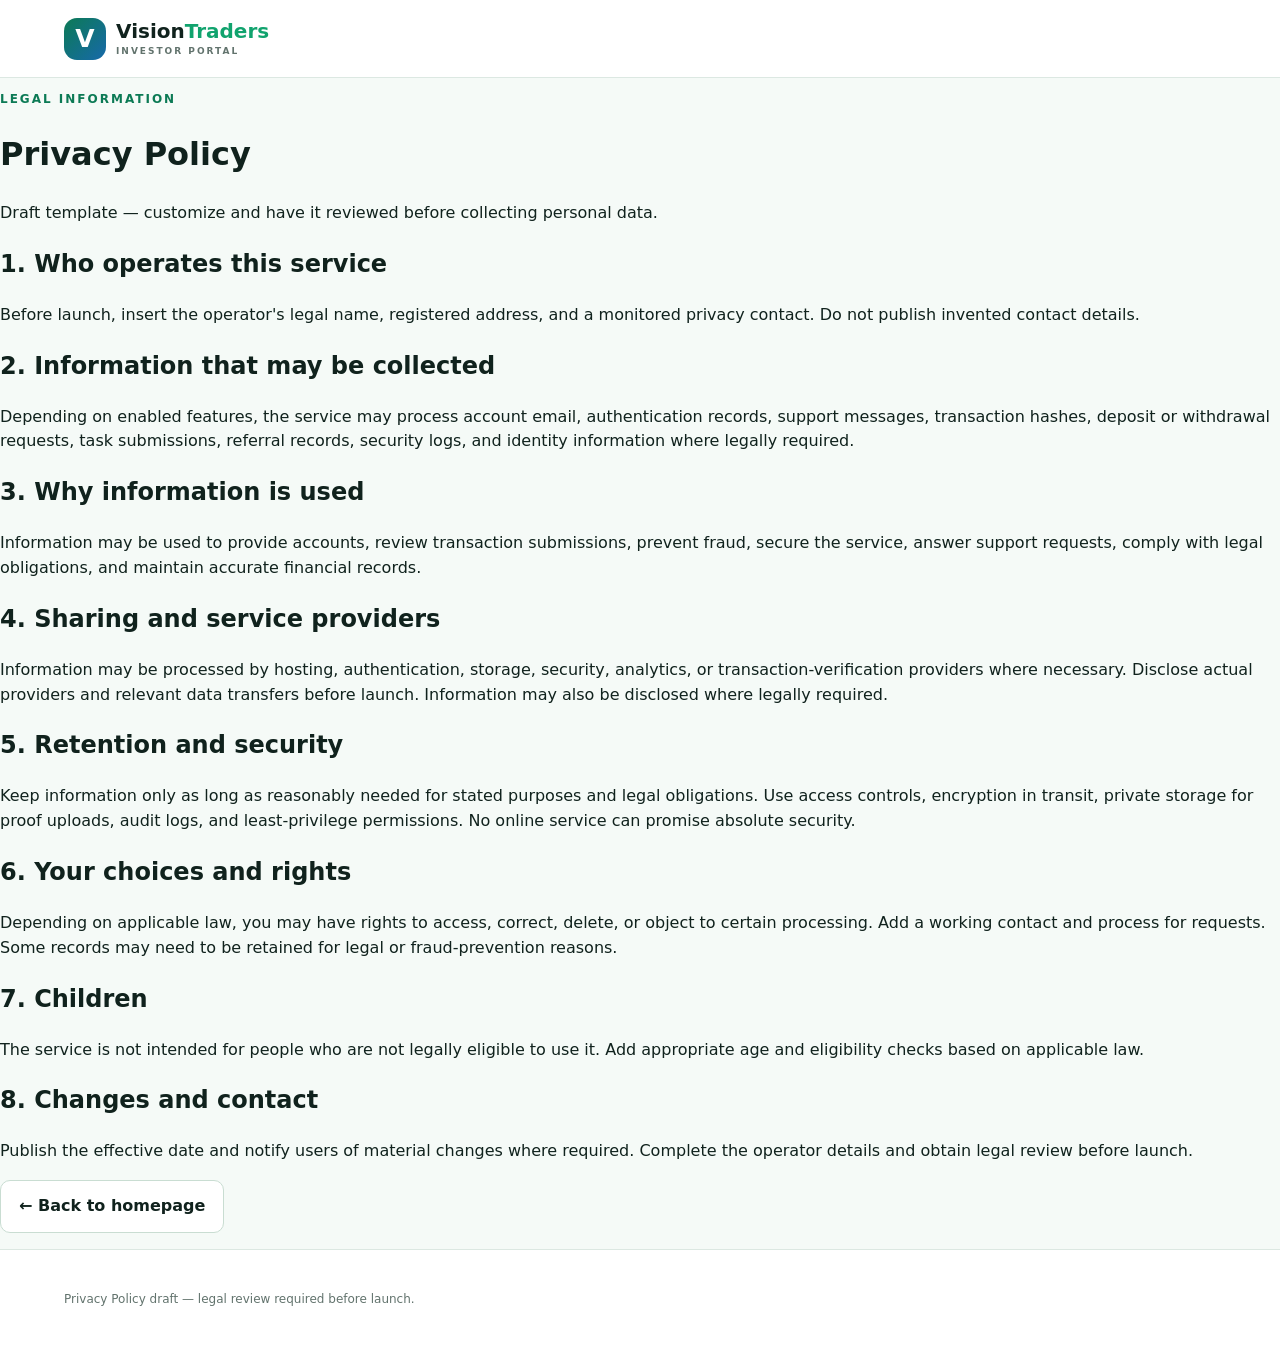
<file: privacy.html>
<!doctype html>
<html lang="en"><head><meta charset="utf-8"><meta name="viewport" content="width=device-width, initial-scale=1"><title>Privacy Policy | VisionTraders</title><link rel="stylesheet" href="style.css"></head>
<body><header class="topbar"><a class="brand" href="index.html"><span class="brand-mark">V</span><span>Vision<span class="accent">Traders</span><small>INVESTOR PORTAL</small></span></a></header>
<main class="legal-wrap"><p class="eyebrow">Legal information</p><h1>Privacy Policy</h1><p class="legal-meta">Draft template — customize and have it reviewed before collecting personal data.</p>
<h2>1. Who operates this service</h2><p>Before launch, insert the operator's legal name, registered address, and a monitored privacy contact. Do not publish invented contact details.</p>
<h2>2. Information that may be collected</h2><p>Depending on enabled features, the service may process account email, authentication records, support messages, transaction hashes, deposit or withdrawal requests, task submissions, referral records, security logs, and identity information where legally required.</p>
<h2>3. Why information is used</h2><p>Information may be used to provide accounts, review transaction submissions, prevent fraud, secure the service, answer support requests, comply with legal obligations, and maintain accurate financial records.</p>
<h2>4. Sharing and service providers</h2><p>Information may be processed by hosting, authentication, storage, security, analytics, or transaction-verification providers where necessary. Disclose actual providers and relevant data transfers before launch. Information may also be disclosed where legally required.</p>
<h2>5. Retention and security</h2><p>Keep information only as long as reasonably needed for stated purposes and legal obligations. Use access controls, encryption in transit, private storage for proof uploads, audit logs, and least-privilege permissions. No online service can promise absolute security.</p>
<h2>6. Your choices and rights</h2><p>Depending on applicable law, you may have rights to access, correct, delete, or object to certain processing. Add a working contact and process for requests. Some records may need to be retained for legal or fraud-prevention reasons.</p>
<h2>7. Children</h2><p>The service is not intended for people who are not legally eligible to use it. Add appropriate age and eligibility checks based on applicable law.</p>
<h2>8. Changes and contact</h2><p>Publish the effective date and notify users of material changes where required. Complete the operator details and obtain legal review before launch.</p>
<p><a class="button secondary" href="index.html">← Back to homepage</a></p></main><footer><p>Privacy Policy draft — legal review required before launch.</p></footer></body></html>
</file>
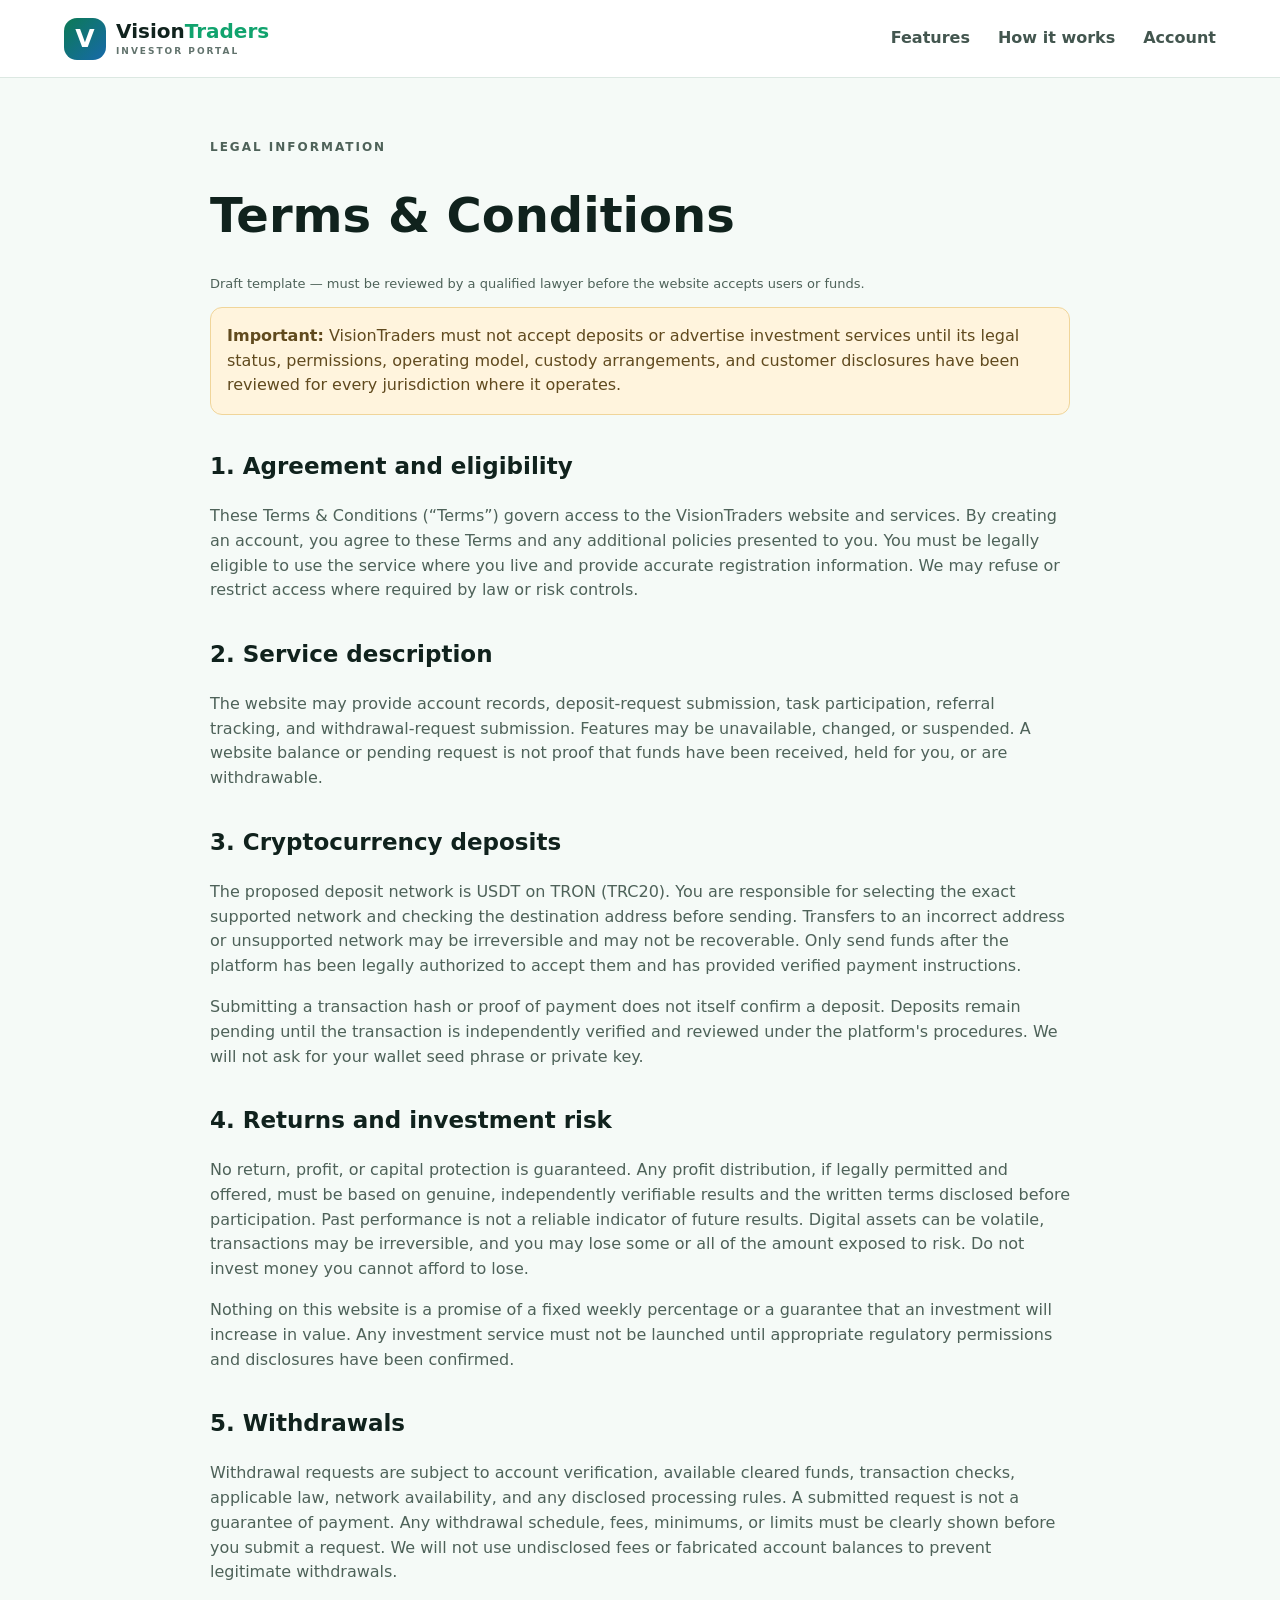
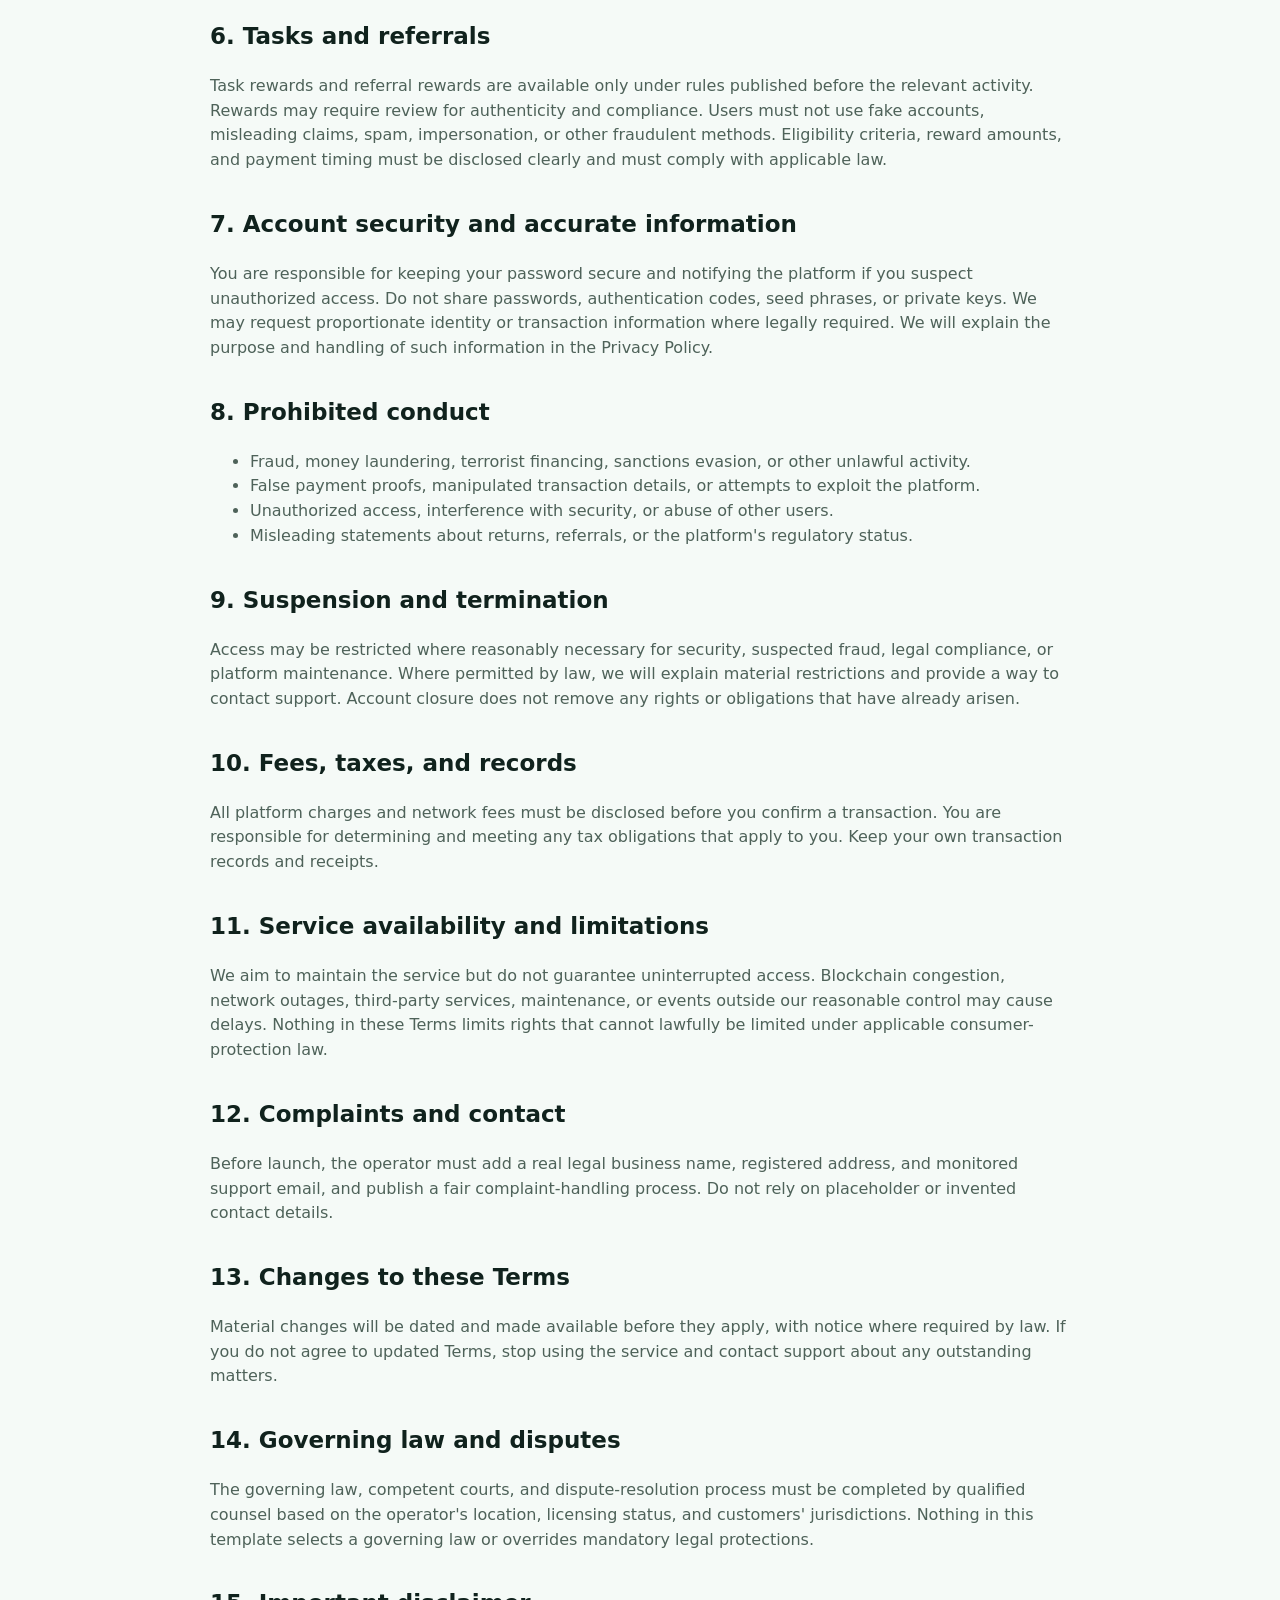
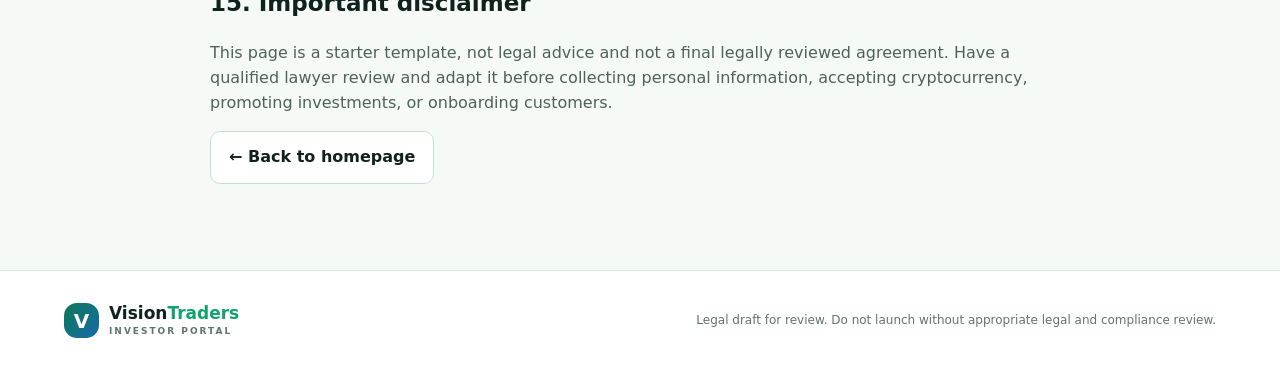
<file: terms.html>
<!doctype html>
<html lang="en">
<head>
  <meta charset="utf-8">
  <meta name="viewport" content="width=device-width, initial-scale=1">
  <meta name="theme-color" content="#0c7a55">
  <title>Terms & Conditions | VisionTraders</title>
  <link rel="stylesheet" href="style.css">
  <style>
    .legal-wrap{max-width:900px;margin:0 auto;padding:48px 20px 70px}
    .legal-wrap h1{font-size:clamp(32px,5vw,48px);line-height:1.1}
    .legal-wrap h2{font-size:23px;margin-top:34px}
    .legal-wrap p,.legal-wrap li{color:#4e6259}
    .legal-alert{background:#fff4dd;border:1px solid #f0d59a;border-radius:12px;padding:16px;color:#604a1e}
    .legal-meta{font-size:13px;color:#687970}
  </style>
</head>
<body>
  <header class="topbar">
    <a class="brand" href="index.html"><span class="brand-mark">V</span><span>Vision<span class="accent">Traders</span><small>INVESTOR PORTAL</small></span></a>
    <button id="menuButton" class="menu-button" aria-label="Toggle menu">☰</button>
    <nav id="nav"><a href="index.html#features">Features</a><a href="index.html#how">How it works</a><a href="index.html#account">Account</a></nav>
  </header>
  <main class="legal-wrap">
    <p class="eyebrow">Legal information</p>
    <h1>Terms & Conditions</h1>
    <p class="legal-meta">Draft template — must be reviewed by a qualified lawyer before the website accepts users or funds.</p>
    <div class="legal-alert"><strong>Important:</strong> VisionTraders must not accept deposits or advertise investment services until its legal status, permissions, operating model, custody arrangements, and customer disclosures have been reviewed for every jurisdiction where it operates.</div>

    <h2>1. Agreement and eligibility</h2>
    <p>These Terms & Conditions (“Terms”) govern access to the VisionTraders website and services. By creating an account, you agree to these Terms and any additional policies presented to you. You must be legally eligible to use the service where you live and provide accurate registration information. We may refuse or restrict access where required by law or risk controls.</p>

    <h2>2. Service description</h2>
    <p>The website may provide account records, deposit-request submission, task participation, referral tracking, and withdrawal-request submission. Features may be unavailable, changed, or suspended. A website balance or pending request is not proof that funds have been received, held for you, or are withdrawable.</p>

    <h2>3. Cryptocurrency deposits</h2>
    <p>The proposed deposit network is USDT on TRON (TRC20). You are responsible for selecting the exact supported network and checking the destination address before sending. Transfers to an incorrect address or unsupported network may be irreversible and may not be recoverable. Only send funds after the platform has been legally authorized to accept them and has provided verified payment instructions.</p>
    <p>Submitting a transaction hash or proof of payment does not itself confirm a deposit. Deposits remain pending until the transaction is independently verified and reviewed under the platform's procedures. We will not ask for your wallet seed phrase or private key.</p>

    <h2>4. Returns and investment risk</h2>
    <p>No return, profit, or capital protection is guaranteed. Any profit distribution, if legally permitted and offered, must be based on genuine, independently verifiable results and the written terms disclosed before participation. Past performance is not a reliable indicator of future results. Digital assets can be volatile, transactions may be irreversible, and you may lose some or all of the amount exposed to risk. Do not invest money you cannot afford to lose.</p>
    <p>Nothing on this website is a promise of a fixed weekly percentage or a guarantee that an investment will increase in value. Any investment service must not be launched until appropriate regulatory permissions and disclosures have been confirmed.</p>

    <h2>5. Withdrawals</h2>
    <p>Withdrawal requests are subject to account verification, available cleared funds, transaction checks, applicable law, network availability, and any disclosed processing rules. A submitted request is not a guarantee of payment. Any withdrawal schedule, fees, minimums, or limits must be clearly shown before you submit a request. We will not use undisclosed fees or fabricated account balances to prevent legitimate withdrawals.</p>

    <h2>6. Tasks and referrals</h2>
    <p>Task rewards and referral rewards are available only under rules published before the relevant activity. Rewards may require review for authenticity and compliance. Users must not use fake accounts, misleading claims, spam, impersonation, or other fraudulent methods. Eligibility criteria, reward amounts, and payment timing must be disclosed clearly and must comply with applicable law.</p>

    <h2>7. Account security and accurate information</h2>
    <p>You are responsible for keeping your password secure and notifying the platform if you suspect unauthorized access. Do not share passwords, authentication codes, seed phrases, or private keys. We may request proportionate identity or transaction information where legally required. We will explain the purpose and handling of such information in the Privacy Policy.</p>

    <h2>8. Prohibited conduct</h2>
    <ul><li>Fraud, money laundering, terrorist financing, sanctions evasion, or other unlawful activity.</li><li>False payment proofs, manipulated transaction details, or attempts to exploit the platform.</li><li>Unauthorized access, interference with security, or abuse of other users.</li><li>Misleading statements about returns, referrals, or the platform's regulatory status.</li></ul>

    <h2>9. Suspension and termination</h2>
    <p>Access may be restricted where reasonably necessary for security, suspected fraud, legal compliance, or platform maintenance. Where permitted by law, we will explain material restrictions and provide a way to contact support. Account closure does not remove any rights or obligations that have already arisen.</p>

    <h2>10. Fees, taxes, and records</h2>
    <p>All platform charges and network fees must be disclosed before you confirm a transaction. You are responsible for determining and meeting any tax obligations that apply to you. Keep your own transaction records and receipts.</p>

    <h2>11. Service availability and limitations</h2>
    <p>We aim to maintain the service but do not guarantee uninterrupted access. Blockchain congestion, network outages, third-party services, maintenance, or events outside our reasonable control may cause delays. Nothing in these Terms limits rights that cannot lawfully be limited under applicable consumer-protection law.</p>

    <h2>12. Complaints and contact</h2>
    <p>Before launch, the operator must add a real legal business name, registered address, and monitored support email, and publish a fair complaint-handling process. Do not rely on placeholder or invented contact details.</p>

    <h2>13. Changes to these Terms</h2>
    <p>Material changes will be dated and made available before they apply, with notice where required by law. If you do not agree to updated Terms, stop using the service and contact support about any outstanding matters.</p>

    <h2>14. Governing law and disputes</h2>
    <p>The governing law, competent courts, and dispute-resolution process must be completed by qualified counsel based on the operator's location, licensing status, and customers' jurisdictions. Nothing in this template selects a governing law or overrides mandatory legal protections.</p>

    <h2>15. Important disclaimer</h2>
    <p>This page is a starter template, not legal advice and not a final legally reviewed agreement. Have a qualified lawyer review and adapt it before collecting personal information, accepting cryptocurrency, promoting investments, or onboarding customers.</p>
    <p><a class="button secondary" href="index.html">← Back to homepage</a></p>
  </main>
  <footer><a class="brand footer-brand" href="index.html"><span class="brand-mark">V</span><span>Vision<span class="accent">Traders</span><small>INVESTOR PORTAL</small></span></a><p>Legal draft for review. Do not launch without appropriate legal and compliance review.</p></footer>
  <script>document.getElementById("menuButton").addEventListener("click",()=>document.getElementById("nav").classList.toggle("open"));document.querySelectorAll("nav a").forEach(a=>a.addEventListener("click",()=>document.getElementById("nav").classList.remove("open")));</script>
</body>
</html>
</file>
<file: style.css>
:root{--green:#0c7a55;--green2:#11a36e;--blue:#1769aa;--ink:#10221d;--muted:#62736d;--line:#dce8e2;--bg:#f5faf7;--white:#fff}*{box-sizing:border-box}html{scroll-behavior:smooth}body{margin:0;font-family:Inter,ui-sans-serif,system-ui,-apple-system,BlinkMacSystemFont,"Segoe UI",sans-serif;background:var(--bg);color:var(--ink);line-height:1.55}.topbar{height:78px;padding:0 max(5vw,20px);display:flex;align-items:center;justify-content:space-between;background:#fff;border-bottom:1px solid var(--line);position:sticky;top:0;z-index:5}.brand{display:flex;align-items:center;gap:10px;color:var(--ink);font-size:20px;font-weight:800;text-decoration:none;line-height:1.1}.brand small{display:block;font-size:9px;letter-spacing:2px;color:var(--muted);margin-top:5px}.brand-mark{width:42px;height:42px;border-radius:13px;background:linear-gradient(135deg,var(--green),var(--blue));display:grid;place-items:center;color:#fff;font-size:25px;font-weight:900}.accent{color:var(--green2)}nav{display:flex;gap:28px}nav a{color:#43564f;text-decoration:none;font-weight:650}.menu-button{display:none;border:0;background:transparent;font-size:25px}.hero{padding:78px max(5vw,20px);display:grid;grid-template-columns:1.1fr .9fr;gap:50px;align-items:center;background:radial-gradient(circle at 80% 20%,#d9f4e6 0,transparent 35%),linear-gradient(120deg,#f7fcf9,#eef7fb)}.eyebrow{text-transform:uppercase;letter-spacing:2px;color:var(--green);font-size:12px;font-weight:850}.hero h1{font-size:clamp(38px,5vw,62px);line-height:1.06;letter-spacing:-2px;margin:14px 0 22px;max-width:680px}.lead{font-size:18px;color:#536760;max-width:620px}.hero-actions{display:flex;gap:12px;flex-wrap:wrap;margin:28px 0}.button{display:inline-flex;justify-content:center;align-items:center;border:0;border-radius:10px;padding:13px 18px;font:inherit;font-weight:750;text-decoration:none;cursor:pointer}.primary{background:var(--green);color:#fff}.primary:hover{background:#086747}.secondary{border:1px solid #c9ddd2;background:#fff;color:var(--ink)}.notice{font-size:12px;color:#687970;max-width:600px}.preview-card,.auth-card{background:#fff;border:1px solid var(--line);border-radius:20px;padding:25px;box-shadow:0 20px 55px #183e2a0c}.preview-head{display:flex;justify-content:space-between;font-size:11px;font-weight:850;letter-spacing:1.2px}.status-dot{color:var(--green)}.muted{color:var(--muted)}.preview-card h2{font-size:38px;margin:5px 0 25px}.preview-card h2 small{font-size:13px;color:var(--muted)}.preview-grid{display:grid;grid-template-columns:1fr 1fr;gap:12px}.preview-grid div{background:#f4faf6;border-radius:12px;padding:15px}.preview-grid span,.preview-grid strong{display:block}.preview-grid span{font-size:12px;color:var(--muted)}.preview-grid strong{font-size:23px;margin-top:6px}.small{font-size:12px}.section{padding:76px max(5vw,20px)}.section h2{font-size:clamp(28px,4vw,40px);letter-spacing:-1px;margin:5px 0 30px}.feature-grid{display:grid;grid-template-columns:repeat(4,1fr);gap:16px}.feature{background:#fff;border:1px solid var(--line);padding:23px;border-radius:16px}.feature-icon{width:42px;height:42px;border-radius:12px;background:#e1f5ea;color:var(--green);display:grid;place-items:center;font-size:23px}.feature h3{margin-bottom:7px}.feature p,.steps p{color:var(--muted);font-size:14px;margin-bottom:0}.steps-section{background:#fff}.steps{display:grid;grid-template-columns:repeat(3,1fr);gap:22px}.steps>div{border-left:3px solid var(--green2);padding:8px 20px}.steps b{color:var(--green);font-size:13px}.account-section{display:grid;grid-template-columns:1fr 1fr;gap:45px;align-items:start}.security-note{background:#e8f5ee;border-radius:12px;padding:16px;margin-top:24px;font-size:14px}.security-note p{margin-bottom:0;color:#50685c}.auth-card{max-width:520px;width:100%;justify-self:end}.tabs{display:flex;border-bottom:1px solid var(--line);margin:-4px 0 22px;gap:20px}.tab{background:none;border:0;padding:12px 0;font:inherit;font-weight:750;color:var(--muted);border-bottom:3px solid transparent;cursor:pointer}.tab.active{color:var(--green);border-color:var(--green)}label{display:block;font-size:13px;font-weight:750;margin:15px 0 6px}input{width:100%;padding:13px;border:1px solid #cbdad2;border-radius:9px;font:inherit;background:#fff}input:focus{outline:2px solid #a6e3c2;border-color:var(--green)}.full{width:100%;margin-top:20px}.form-message{font-size:13px;min-height:18px;color:var(--green)}code{background:#eaf2ed;padding:2px 5px;border-radius:4px}footer{padding:28px max(5vw,20px);display:flex;align-items:center;justify-content:space-between;gap:20px;background:#fff;border-top:1px solid var(--line)}footer p{font-size:12px;color:var(--muted);text-align:right}.footer-brand{font-size:17px}.footer-brand .brand-mark{width:35px;height:35px;font-size:20px}@media(max-width:850px){.hero{grid-template-columns:1fr;padding-top:50px}.feature-grid{grid-template-columns:repeat(2,1fr)}.account-section{grid-template-columns:1fr}.auth-card{justify-self:stretch;max-width:none}.steps{grid-template-columns:1fr}}@media(max-width:560px){.topbar{height:68px}.menu-button{display:block}nav{display:none;position:absolute;top:68px;left:0;right:0;background:#fff;border-bottom:1px solid var(--line);padding:18px 22px;flex-direction:column;gap:15px}nav.open{display:flex}.brand{font-size:17px}.brand-mark{width:36px;height:36px}.hero{gap:28px;padding-top:40px}.hero h1{letter-spacing:-1px}.feature-grid{grid-template-columns:1fr}.section{padding-top:52px;padding-bottom:52px}.preview-card,.auth-card{padding:20px}footer{align-items:flex-start;flex-direction:column}footer p{text-align:left;margin-bottom:0}}
</file>
